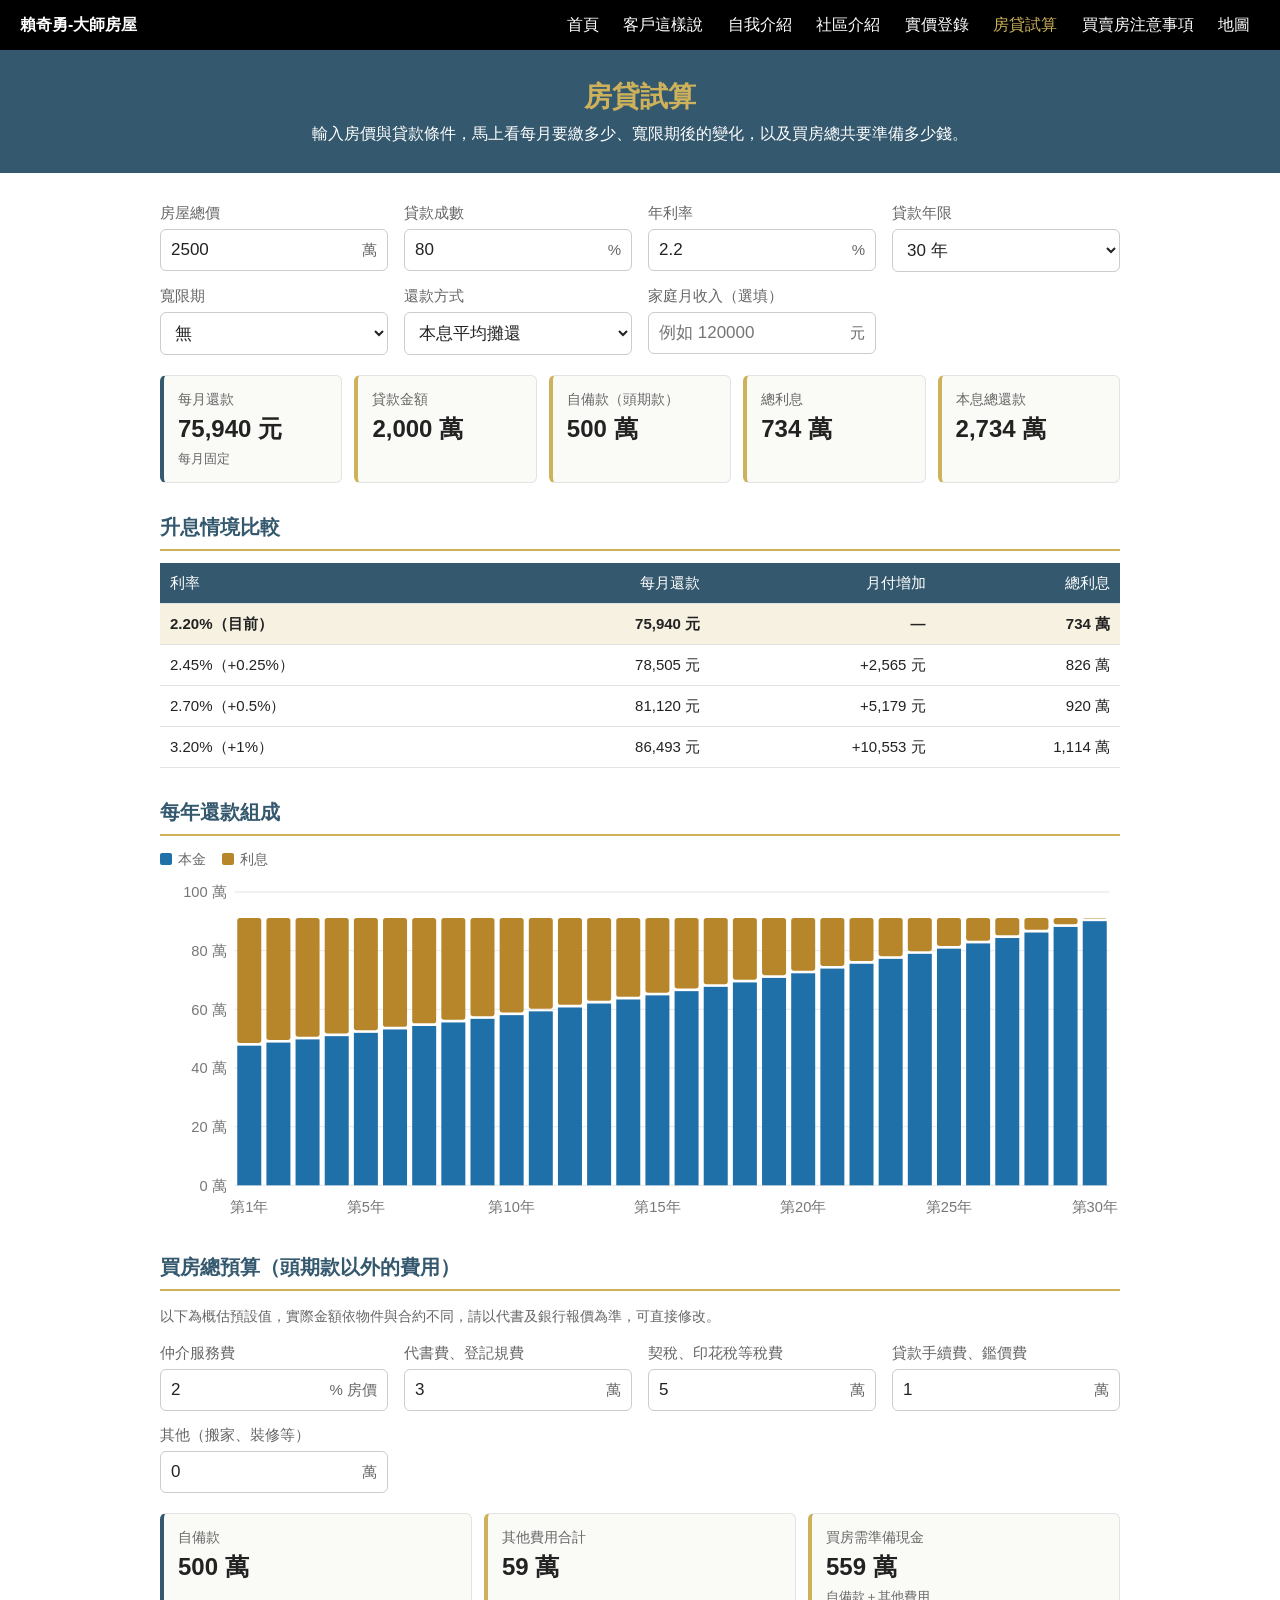
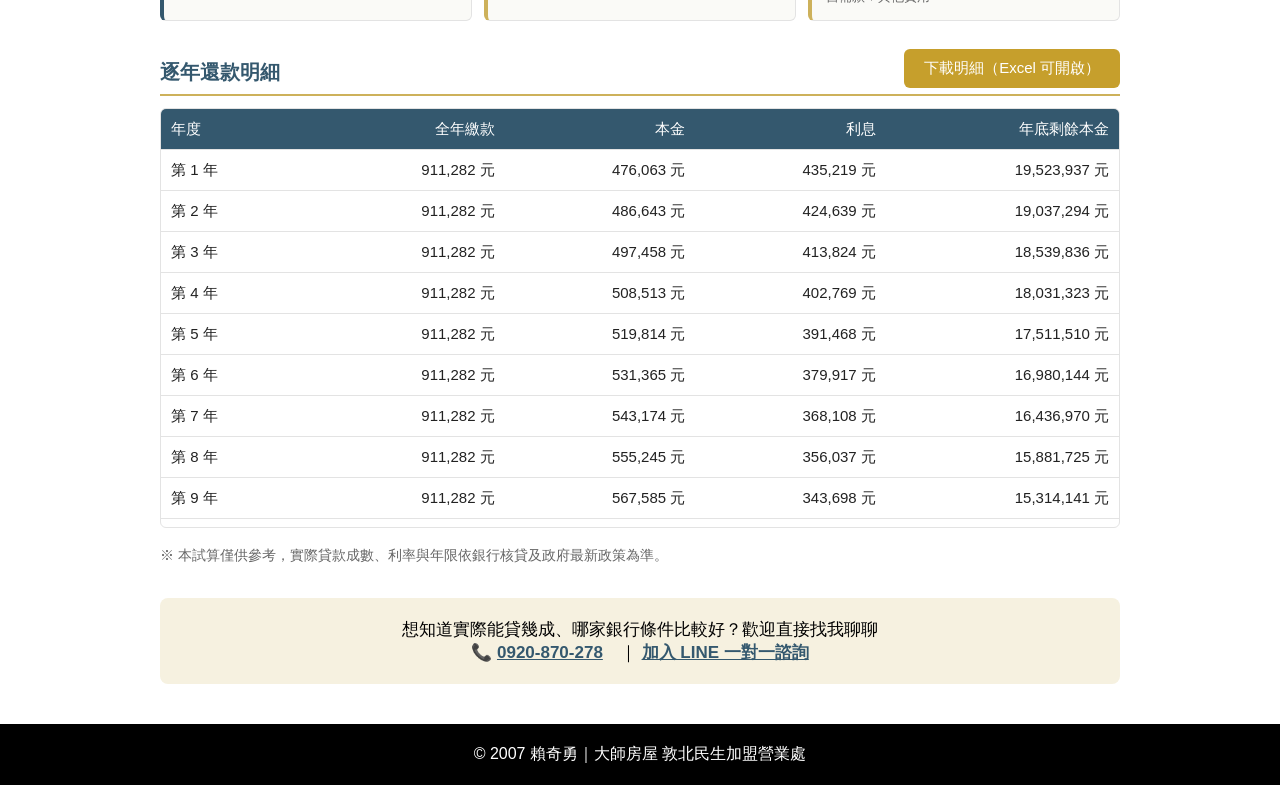
<file: mortgage.html>
<!DOCTYPE html>
<html lang="zh-Hant">
<head>
  <meta charset="UTF-8">
  <meta name="viewport" content="width=device-width, initial-scale=1.0">
  <meta name="keywords" content="房貸試算, 房貸計算, 寬限期, 升息, 買房預算, 賴奇勇, 大師房屋, 松山區, 民生社區">
  <meta name="description" content="免費房貸試算：每月還款、寬限期前後月付、升息情境比較、買房總預算與逐年還款明細。賴奇勇｜大師房屋 敦北民生加盟營業處">
  <title>房貸試算｜賴奇勇</title>
  <link rel="stylesheet" href="mortgage-calculator.css">
  <style>
    body {
      font-family: 'Microsoft JhengHei', sans-serif;
      margin: 0;
      background: #fff;
    }
    nav {
      background-color: black;
      width: 100%;
      box-sizing: border-box;
      min-height: 50px;
      position: fixed;
      top: 0;
      left: 0;
      right: 0;
      z-index: 1000;
      display: flex;
      align-items: center;
      justify-content: space-between;
      padding: 0 20px;
    }
    nav a { color: white; text-decoration: none; }
    nav .right a { margin: 0 10px; font-size: 16px; }
    nav .right a.active { color: #cdb15b; }
    .page-head {
      margin-top: 50px;
      background-color: #34586e;
      color: #cdb15b;
      text-align: center;
      padding: 28px 16px;
    }
    .page-head h1 { margin: 0; font-size: 28px; }
    .page-head p { margin: 8px 0 0; color: #fff; font-size: 16px; }
    main { padding: 28px 16px 40px; }
    .cta {
      background: #f6f1e0;
      border-radius: 8px;
      max-width: 960px;
      margin: 32px auto 0;
      padding: 20px;
      text-align: center;
      font-size: 17px;
      box-sizing: border-box;
    }
    .cta a { color: #34586e; font-weight: bold; }
    footer { background-color: #000; color: white; text-align: center; padding: 20px; }
    @media (max-width: 768px) {
      nav { flex-direction: column; padding: 10px; }
      nav .right { display: flex; flex-wrap: wrap; justify-content: center; }
      .page-head { margin-top: 110px; }
      .page-head h1 { font-size: 24px; }
    }
  </style>
</head>
<body>

  <nav>
    <div class="left">
      <a href="index.html"><strong>賴奇勇-大師房屋</strong></a>
    </div>
    <div class="right">
      <a href="index.html">首頁</a>
      <a href="testimonials.html">客戶這樣說</a>
      <a href="resume.html">自我介紹</a>
      <a href="mansion.html">社區介紹</a>
      <a href="realpricelogin.html">實價登錄</a>
      <a href="mortgage.html" class="active">房貸試算</a>
      <a href="買賣房注意事項.html">買賣房注意事項</a>
      <a href="contact.html">地圖</a>
    </div>
  </nav>

  <header class="page-head">
    <h1>房貸試算</h1>
    <p>輸入房價與貸款條件，馬上看每月要繳多少、寬限期後的變化，以及買房總共要準備多少錢。</p>
  </header>

  <main>
    <div data-mortgage-calc data-mode="full"></div>

    <div class="cta">
      想知道實際能貸幾成、哪家銀行條件比較好？歡迎直接找我聊聊<br>
      📞 <a href="tel:0920870278">0920-870-278</a>　｜
      <a href="https://line.me/ti/p/N0aCOzISyY" target="_blank" rel="noopener">加入 LINE 一對一諮詢</a>
    </div>
  </main>

  <footer>© 2007 賴奇勇｜大師房屋 敦北民生加盟營業處</footer>

  <script src="mortgage-calculator.js"></script>
</body>
</html>
</file>
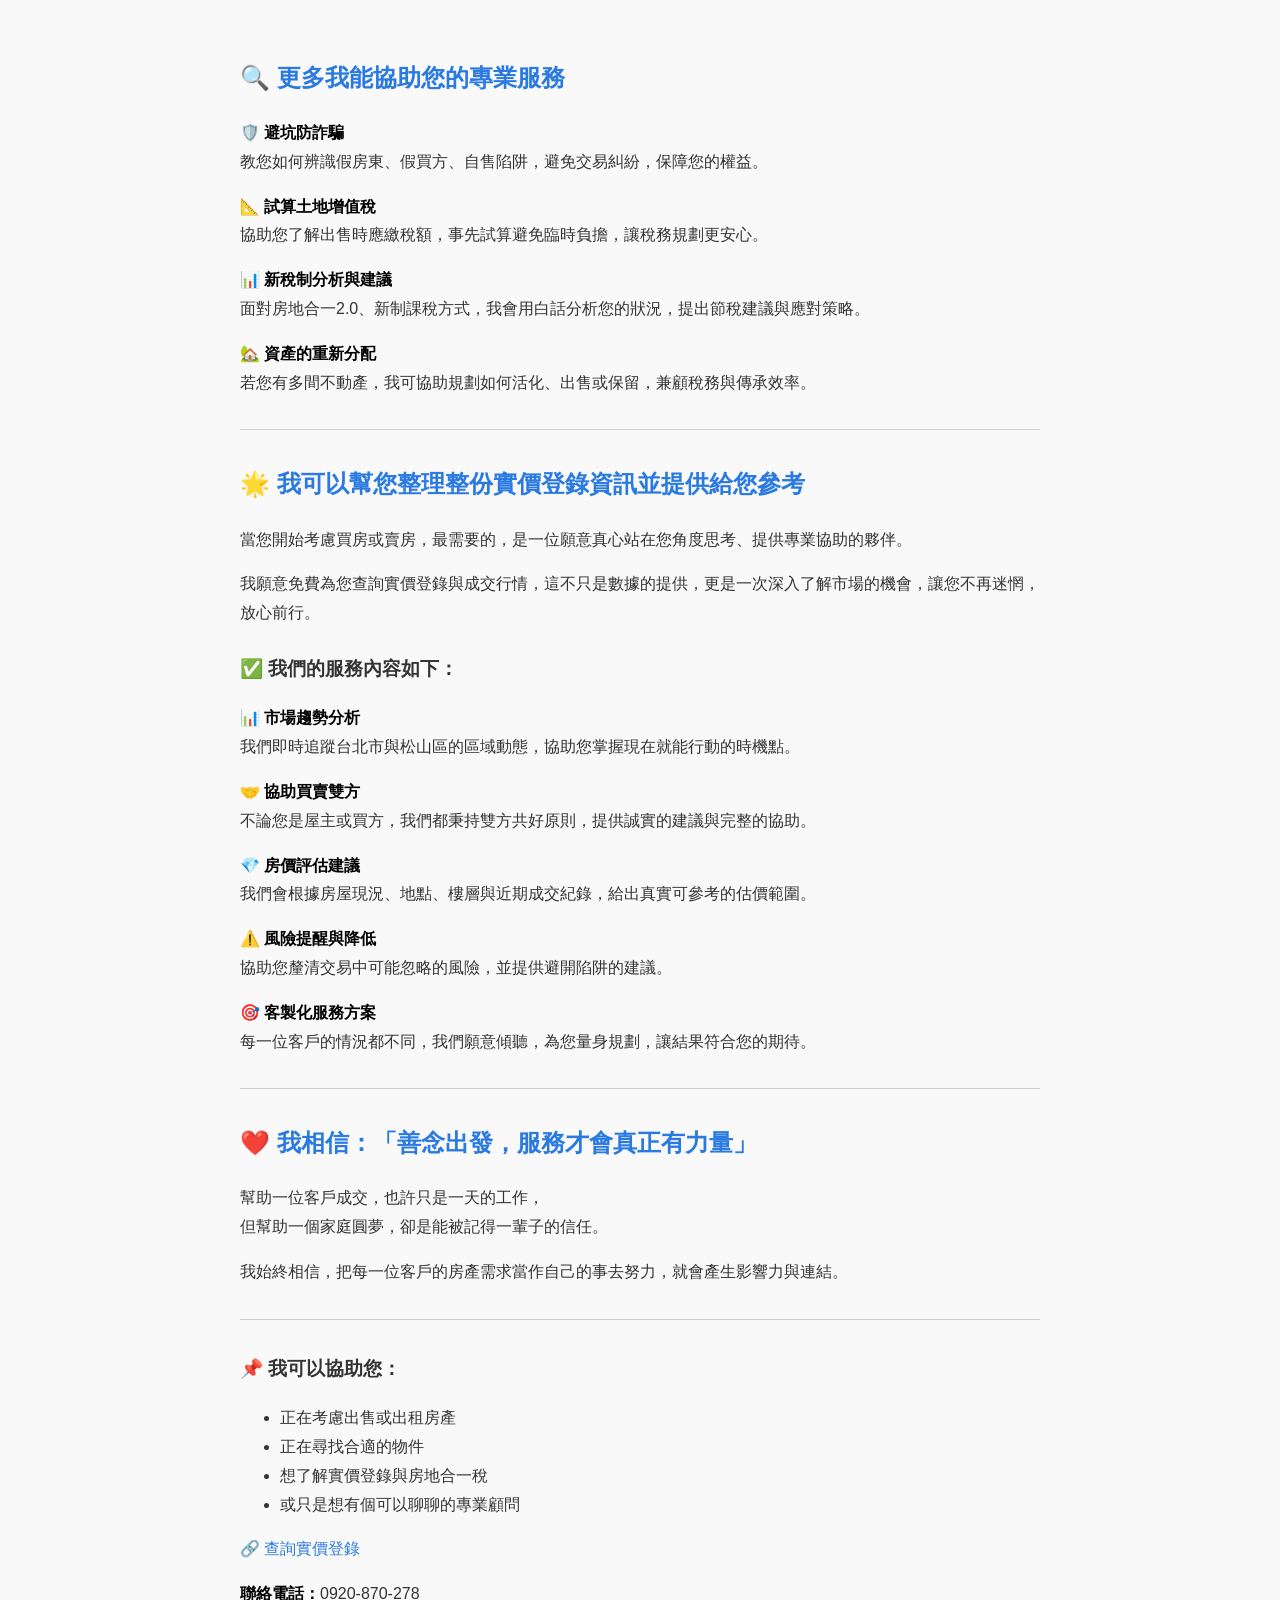
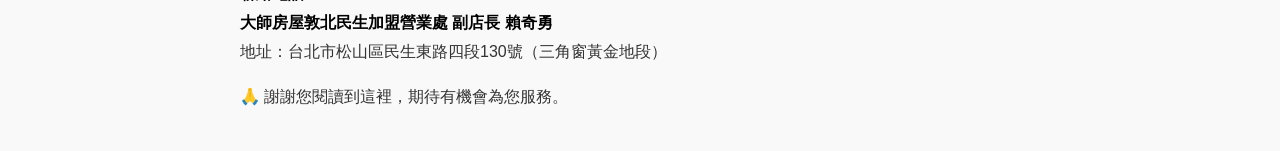
<file: real price login .html>
<!DOCTYPE html>
<html lang="zh-Hant">
<head>
  <meta charset="UTF-8" />
  <meta name="viewport" content="width=device-width, initial-scale=1.0" />
  <title>賴奇勇｜大師房屋 敦北民生加盟營業處</title>
  <style>
    body {
      font-family: 'Segoe UI', '微軟正黑體', sans-serif;
      line-height: 1.8;
      max-width: 800px;
      margin: 0 auto;
      padding: 24px;
      background-color: #f9f9f9;
      color: #333;
    }
    h2 {
      color: #2a7ae2;
      margin-top: 32px;
    }
    h3 {
      margin-top: 24px;
    }
    hr {
      border: none;
      border-top: 1px solid #ccc;
      margin: 32px 0;
    }
    strong {
      color: #000;
    }
    a {
      color: #2a7ae2;
      text-decoration: none;
    }
  </style>
</head>
<body>

  <h2>🔍 更多我能協助您的專業服務</h2>
  <p><strong>🛡️ 避坑防詐騙</strong><br />
  教您如何辨識假房東、假買方、自售陷阱，避免交易糾紛，保障您的權益。</p>

  <p><strong>📐 試算土地增值稅</strong><br />
  協助您了解出售時應繳稅額，事先試算避免臨時負擔，讓稅務規劃更安心。</p>

  <p><strong>📊 新稅制分析與建議</strong><br />
  面對房地合一2.0、新制課稅方式，我會用白話分析您的狀況，提出節稅建議與應對策略。</p>

  <p><strong>🏡 資產的重新分配</strong><br />
  若您有多間不動產，我可協助規劃如何活化、出售或保留，兼顧稅務與傳承效率。</p>

  <hr />

  <h2>🌟 我可以幫您整理整份實價登錄資訊並提供給您參考</h2>
  <p>當您開始考慮買房或賣房，最需要的，是一位願意真心站在您角度思考、提供專業協助的夥伴。</p>
  <p>我願意免費為您查詢實價登錄與成交行情，這不只是數據的提供，更是一次深入了解市場的機會，讓您不再迷惘，放心前行。</p>

  <h3>✅ 我們的服務內容如下：</h3>
  <p><strong>📊 市場趨勢分析</strong><br />
  我們即時追蹤台北市與松山區的區域動態，協助您掌握現在就能行動的時機點。</p>

  <p><strong>🤝 協助買賣雙方</strong><br />
  不論您是屋主或買方，我們都秉持雙方共好原則，提供誠實的建議與完整的協助。</p>

  <p><strong>💎 房價評估建議</strong><br />
  我們會根據房屋現況、地點、樓層與近期成交紀錄，給出真實可參考的估價範圍。</p>

  <p><strong>⚠️ 風險提醒與降低</strong><br />
  協助您釐清交易中可能忽略的風險，並提供避開陷阱的建議。</p>

  <p><strong>🎯 客製化服務方案</strong><br />
  每一位客戶的情況都不同，我們願意傾聽，為您量身規劃，讓結果符合您的期待。</p>

  <hr />

  <h2>❤️ 我相信：「善念出發，服務才會真正有力量」</h2>
  <p>幫助一位客戶成交，也許只是一天的工作，<br />
  但幫助一個家庭圓夢，卻是能被記得一輩子的信任。</p>

  <p>我始終相信，把每一位客戶的房產需求當作自己的事去努力，就會產生影響力與連結。</p>

  <hr />

  <h3>📌 我可以協助您：</h3>
  <ul>
    <li>正在考慮出售或出租房產</li>
    <li>正在尋找合適的物件</li>
    <li>想了解實價登錄與房地合一稅</li>
    <li>或只是想有個可以聊聊的專業顧問</li>
  </ul>

  <p>🔗 <a href=\"https://lvr.land.moi.gov.tw/\" target=\"_blank\">查詢實價登錄</a></p>

  <p><strong>聯絡電話：</strong>0920-870-278<br />
  <strong>大師房屋敦北民生加盟營業處 副店長 賴奇勇</strong><br />
  地址：台北市松山區民生東路四段130號（三角窗黃金地段）</p>

  <p>🙏 謝謝您閱讀到這裡，期待有機會為您服務。</p>

</body>
</html>
</file>
<file: mortgage-calculator.css>
/* 房貸試算器樣式（配合網站的深藍＋金色） */
.mc {
  --mc-navy: #34586e;
  --mc-gold: #cdb15b;
  --mc-gold-dark: #9e7d1d;
  --mc-ink: #222;
  --mc-muted: #666;
  --mc-line: #e3e3e3;
  --mc-bg: #fafaf7;
  color: var(--mc-ink);
  font-size: 16px;
  line-height: 1.6;
  max-width: 960px;
  margin: 0 auto;
  box-sizing: border-box;
}
.mc *, .mc *::before, .mc *::after { box-sizing: border-box; }
.mc p.mc-name { font-weight: bold; color: var(--mc-navy); margin: 0 0 12px; }

.mc-grid {
  display: grid;
  grid-template-columns: repeat(auto-fit, minmax(180px, 1fr));
  gap: 12px 16px;
}
.mc-field { display: flex; flex-direction: column; gap: 4px; font-size: 15px; color: var(--mc-muted); margin: 0; min-width: 0; }
.mc-input { display: flex; align-items: center; border: 1px solid #ccc; border-radius: 6px; background: #fff; overflow: hidden; }
.mc-input:focus-within, .mc-field select:focus { border-color: var(--mc-navy); outline: 2px solid rgba(52, 88, 110, .2); }
.mc-input input { flex: 1; min-width: 0; width: 100%; border: 0; padding: 10px; font-size: 17px; color: var(--mc-ink); background: transparent; }
.mc-input input:focus { outline: none; }
.mc-input em { font-style: normal; padding: 0 10px; color: var(--mc-muted); white-space: nowrap; }
.mc-field select { width: 100%; border: 1px solid #ccc; border-radius: 6px; padding: 10px; font-size: 17px; background: #fff; color: var(--mc-ink); }

.mc-stats { display: grid; grid-template-columns: repeat(auto-fit, minmax(170px, 1fr)); gap: 12px; margin-top: 20px; }
.mc-stat { background: var(--mc-bg); border: 1px solid var(--mc-line); border-left: 4px solid var(--mc-gold); border-radius: 6px; padding: 12px 14px; }
.mc-stat:first-child { border-left-color: var(--mc-navy); }
.mc-stat-label { font-size: 14px; color: var(--mc-muted); }
.mc-stat-value { font-size: 24px; font-weight: bold; color: var(--mc-ink); font-variant-numeric: tabular-nums; }
.mc-stat-note { font-size: 13px; color: var(--mc-muted); }

.mc p.mc-alert { background: #fff6e0; border: 1px solid #f0d58c; border-radius: 6px; padding: 10px 14px; margin: 14px 0 0; font-size: 15px; }
.mc p.mc-note, .mc p.mc-disclaimer { font-size: 14px; color: var(--mc-muted); }
.mc p.mc-disclaimer { margin-top: 16px; }

.mc-box { margin-top: 28px; }
.mc-box h3 { font-size: 20px; color: var(--mc-navy); border-bottom: 2px solid var(--mc-gold); padding-bottom: 6px; margin: 0 0 12px; }
.mc-box-head { display: flex; flex-wrap: wrap; align-items: flex-end; justify-content: space-between; gap: 8px; border-bottom: 2px solid var(--mc-gold); margin-bottom: 12px; }
.mc-box-head h3 { border: 0; margin: 0; }

.mc-table-wrap { overflow-x: auto; }
.mc-scroll { max-height: 420px; overflow-y: auto; border: 1px solid var(--mc-line); border-radius: 6px; }
.mc-table { width: 100%; border-collapse: collapse; font-size: 15px; font-variant-numeric: tabular-nums; }
.mc-table th, .mc-table td { padding: 8px 10px; border-bottom: 1px solid var(--mc-line); text-align: right; white-space: nowrap; }
.mc-table th:first-child, .mc-table td:first-child { text-align: left; }
.mc-table th { background: var(--mc-navy); color: #fff; font-weight: normal; position: sticky; top: 0; }
.mc-table .mc-current td { font-weight: bold; background: #f6f1e0; }

.mc-btn { display: inline-block; background: #c69f2c; color: #fff; border: 0; border-radius: 6px; padding: 10px 20px; font-size: 15px; cursor: pointer; text-decoration: none; margin-bottom: 6px; }
.mc-btn:hover { background: var(--mc-gold-dark); color: #fff; text-decoration: none; }
.mc-more { margin-top: 16px; }

.mc-legend { display: flex; gap: 16px; font-size: 14px; color: var(--mc-muted); margin-bottom: 6px; }
.mc-legend i { display: inline-block; width: 12px; height: 12px; border-radius: 2px; margin-right: 6px; vertical-align: -1px; }
.mc-chart-wrap { position: relative; }
.mc-chart { width: 100%; height: auto; display: block; }
.mc-grid-line { stroke: #ececec; stroke-width: 1; }
.mc-axis { font-size: 11px; fill: #777; }
.mc-hit { fill: transparent; cursor: pointer; }
.mc-hit.mc-hover { fill: rgba(0, 0, 0, .05); }
.mc-tip { position: absolute; top: 0; transform: translateX(-50%); background: #fff; border: 1px solid var(--mc-line); border-radius: 6px; padding: 8px 10px; font-size: 13px; line-height: 1.5; box-shadow: 0 2px 8px rgba(0, 0, 0, .12); pointer-events: none; white-space: nowrap; }

.mc-compact { background: #fff; border: 1px solid var(--mc-line); border-radius: 8px; padding: 20px; }

@media (max-width: 600px) {
  .mc-grid { grid-template-columns: 1fr 1fr; gap: 10px; }
  .mc-stats { grid-template-columns: 1fr 1fr; }
  .mc-stat-value { font-size: 19px; }
  .mc-compact { padding: 14px; }
  .mc-table { font-size: 13px; }
  .mc-table th, .mc-table td { padding: 6px; }
}
</file>
